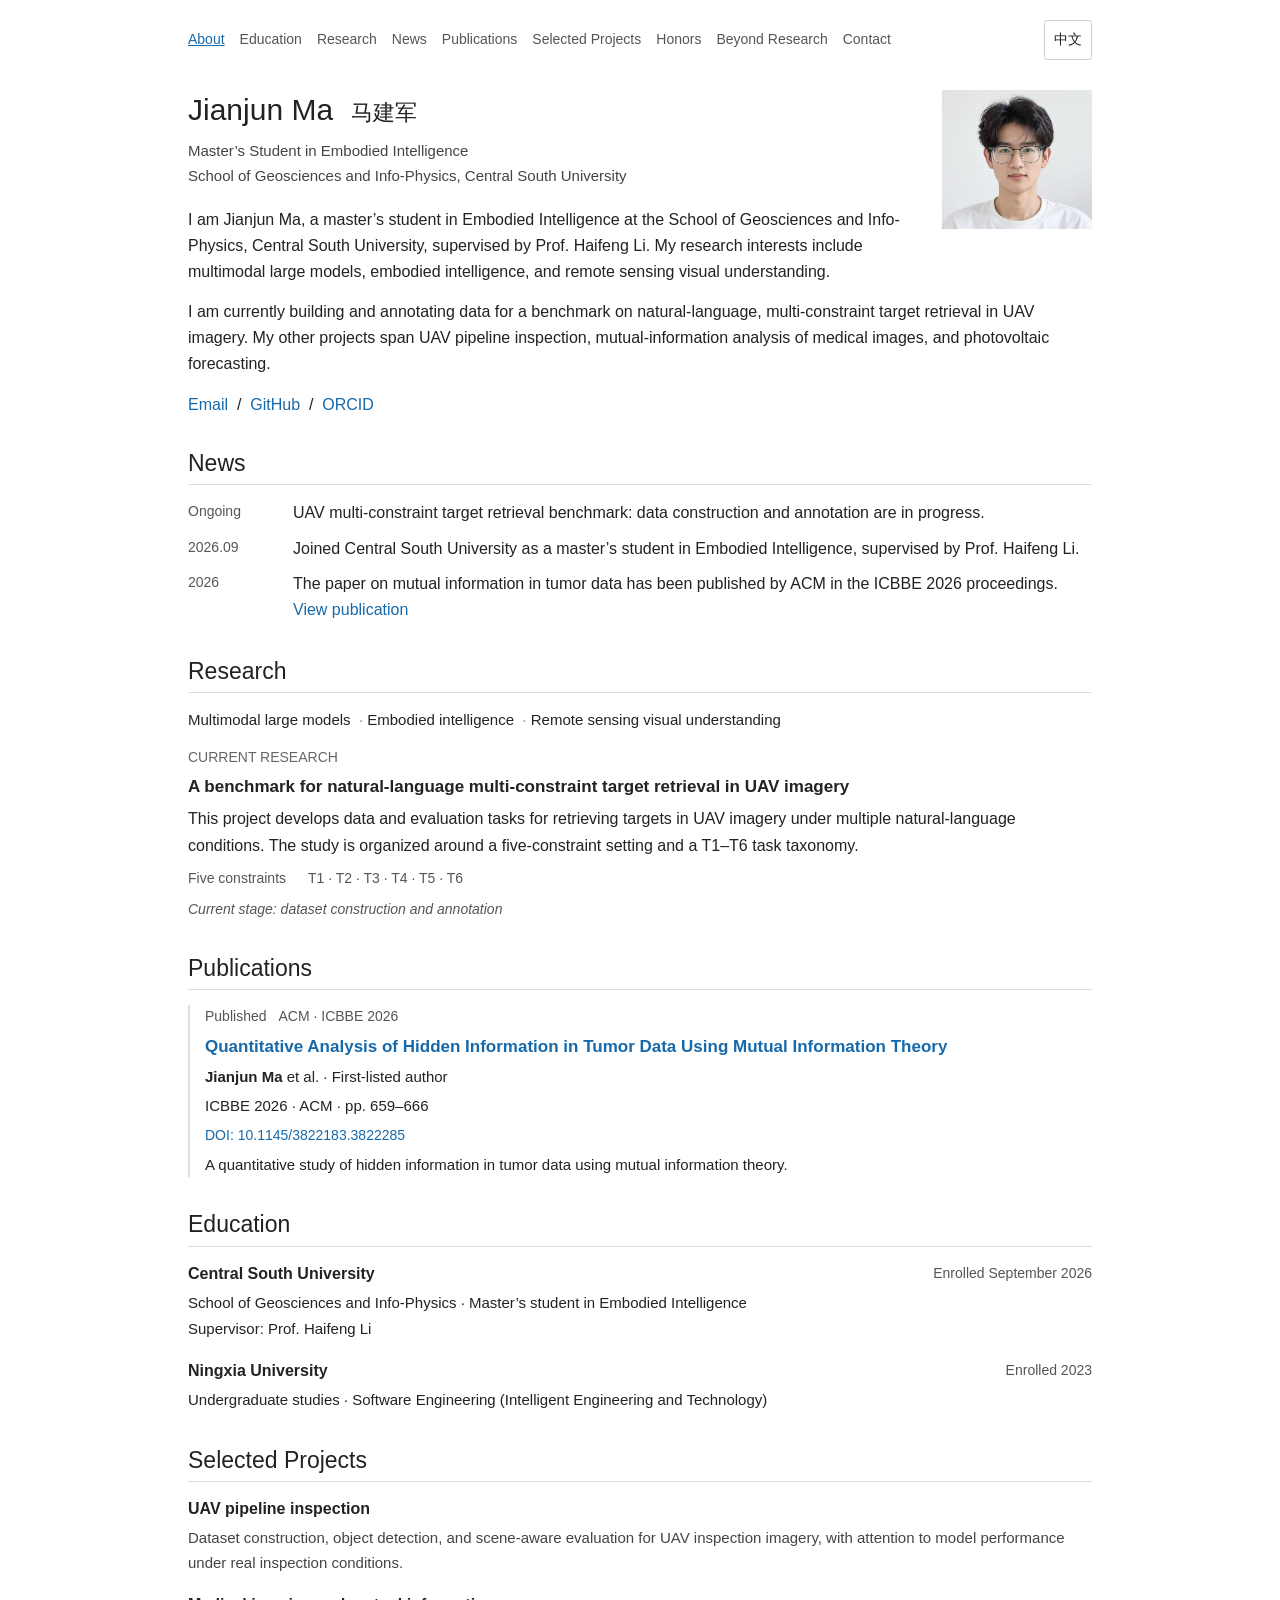
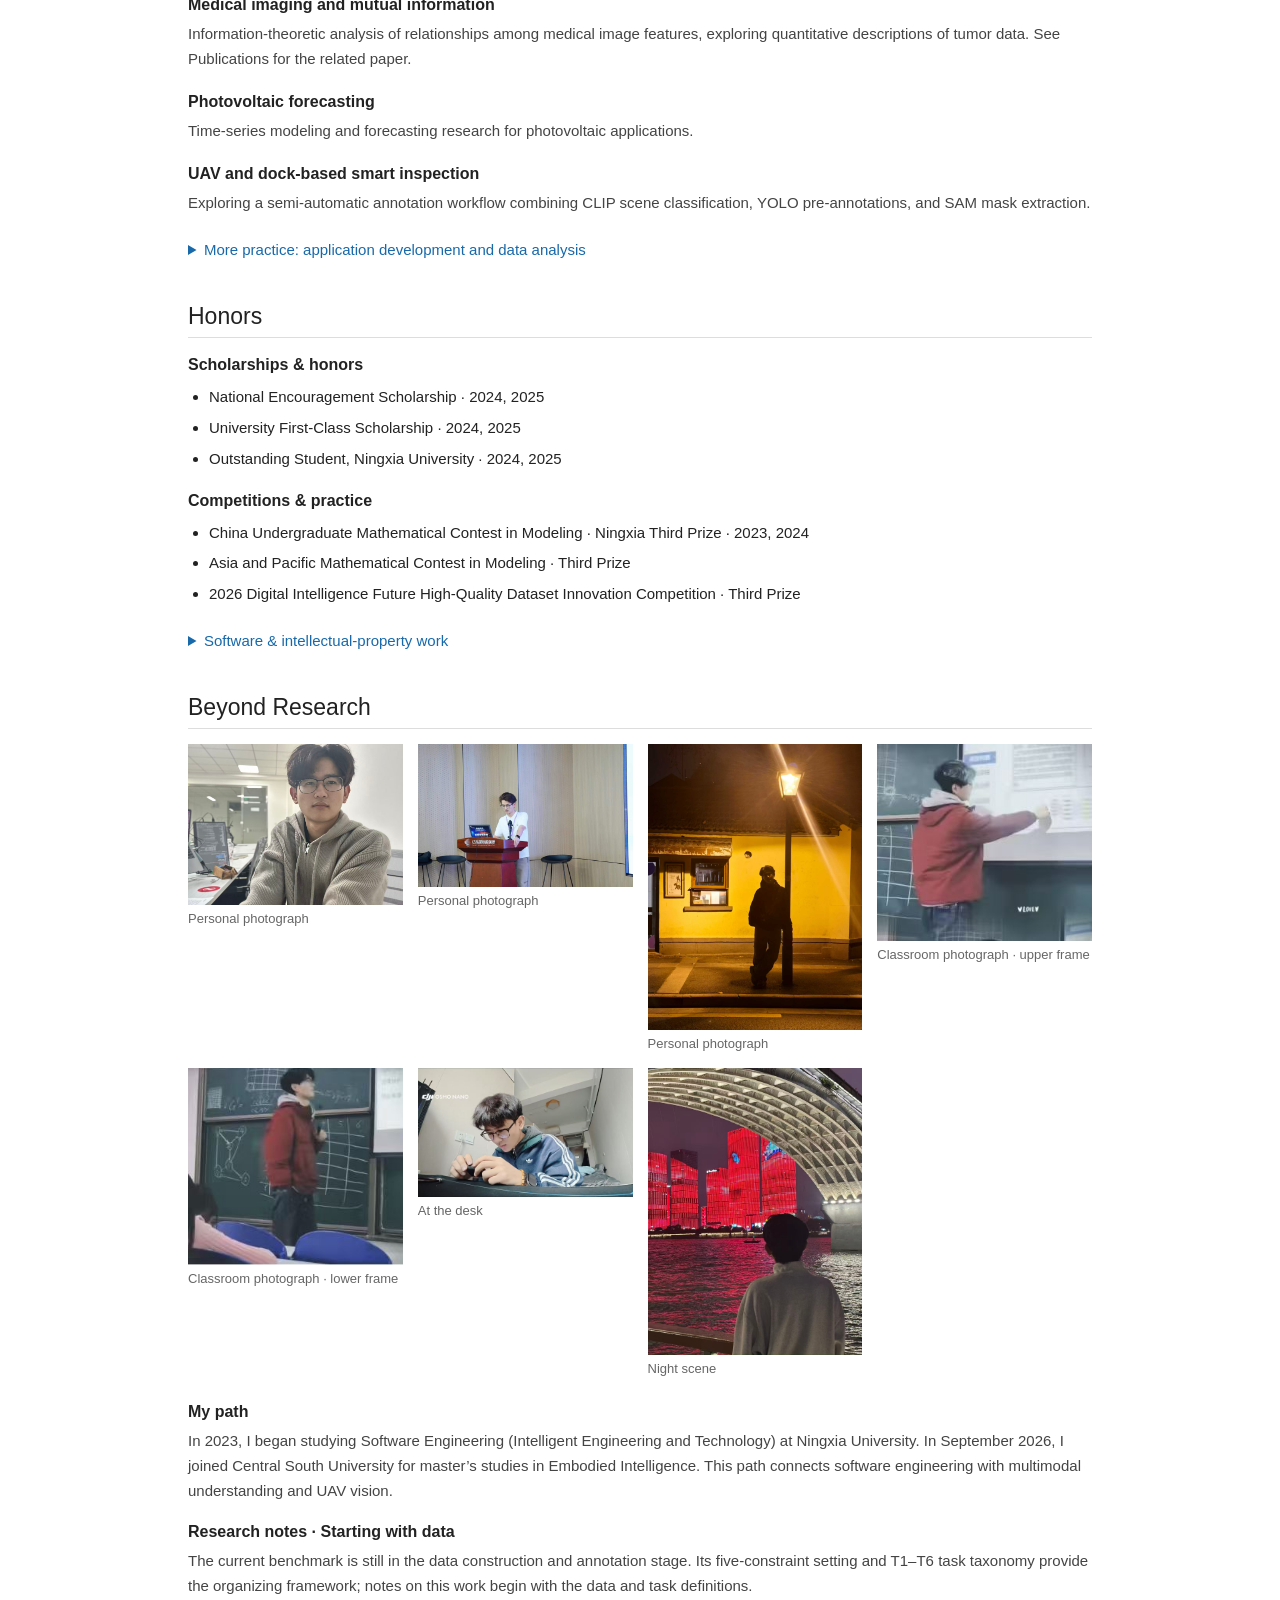
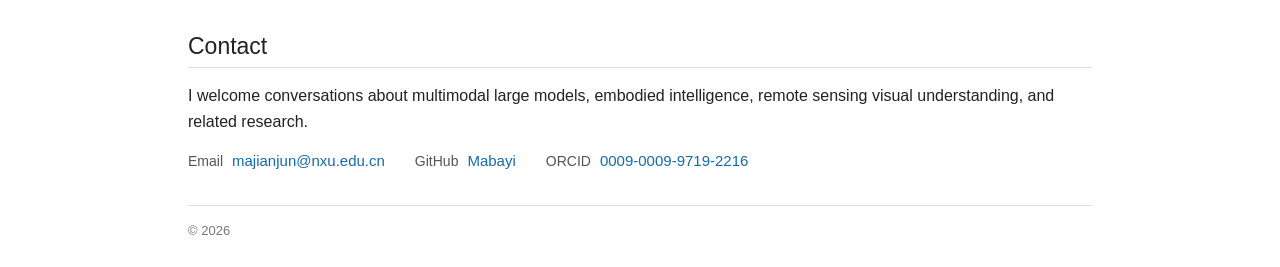
<file: index.html>
<!doctype html>
<html lang="en" data-language="en">
<head>
<meta charset="utf-8">
<meta name="viewport" content="width=device-width, initial-scale=1">
<meta name="theme-color" content="#ffffff">
<title>Jianjun Ma · Embodied Intelligence & Multimodal Research</title>
<meta name="description" content="Jianjun Ma, master’s student in Embodied Intelligence at Central South University. Multimodal learning, embodied intelligence, and remote sensing visual understanding.">
<meta name="author" content="Jianjun Ma">
<meta property="og:type" content="profile">
<meta property="og:title" content="Jianjun Ma | Central South University">
<meta property="og:description" content="Jianjun Ma, master’s student in Embodied Intelligence at Central South University. Multimodal learning, embodied intelligence, and remote sensing visual understanding.">
<meta property="og:locale" content="en_US">
<meta property="og:locale:alternate" content="zh_CN">
<meta name="twitter:card" content="summary">
<link rel="icon" href="images/favicon.svg" type="image/svg+xml">
<link rel="stylesheet" href="css/style.css?v=3">
<script src="js/script.js?v=3" defer>
</script>
<script type="application/ld+json">{"@context":"https://schema.org","@type":"Person","name":"Jianjun Ma","alternateName":"马建军","jobTitle":"Master’s Student in Embodied Intelligence","affiliation":{"@type":"CollegeOrUniversity","name":"Central South University"},"email":"majianjun@nxu.edu.cn","sameAs":["https://github.com/Mabayi","https://orcid.org/0009-0009-9719-2216"],"knowsAbout":["Multimodal large models","Embodied intelligence","Remote sensing visual understanding"]}</script>
<link rel="canonical" href="https://mabayi.github.io/MAbayi-portfolio/">
<meta property="og:url" content="https://mabayi.github.io/MAbayi-portfolio/">
<meta property="og:image" content="https://mabayi.github.io/MAbayi-portfolio/images/7fc79680082b0d58936fd4614faa908e.jpg">
</head>
<body>
<a class="skip" href="#main">
<span lang="zh-CN">跳至正文</span>
<span lang="en">Skip to content</span>
</a>
<header class="mobile-header">
<a href="#about">Jianjun Ma</a>
<button id="menu-toggle" aria-expanded="false" aria-controls="sidebar">
<span lang="zh-CN">目录</span>
<span lang="en">Menu</span>
</button>
</header>
<header class="sidebar" id="sidebar">

<nav aria-label="Main navigation" data-label-zh="主导航" data-label-en="Main navigation">
<a href="#about">
<span lang="zh-CN">关于我</span>
<span lang="en">About</span>
</a>
<a href="#education">
<span lang="zh-CN">教育背景</span>
<span lang="en">Education</span>
</a>
<a href="#research">
<span lang="zh-CN">研究方向</span>
<span lang="en">Research</span>
</a>
<a href="#news">
<span lang="zh-CN">近况</span>
<span lang="en">News</span>
</a>
<a href="#publications">
<span lang="zh-CN">学术论文</span>
<span lang="en">Publications</span>
</a>
<a href="#projects">
<span lang="zh-CN">精选项目</span>
<span lang="en">Selected Projects</span>
</a>
<a href="#honors">
<span lang="zh-CN">荣誉与成果</span>
<span lang="en">Honors</span>
</a>
<a href="#beyond">
<span lang="zh-CN">研究之外</span>
<span lang="en">Beyond Research</span>
</a>
<a href="#contact">
<span lang="zh-CN">联系</span>
<span lang="en">Contact</span>
</a>
</nav>
<button id="language-toggle" class="language-toggle" type="button" aria-label="切换为中文">EN / 中文</button>
</header>
<main id="main">
<section id="about" class="profile" aria-labelledby="about-title">
<img class="profile-photo" src="images/一寸照.jpg" alt="Jianjun Ma" width="150" height="195" fetchpriority="high">
<h1 id="about-title">Jianjun Ma <span class="name-zh">马建军</span>
</h1>
<p class="position">
<span lang="zh-CN">具身智能专业硕士研究生</span>
<span lang="en">Master’s Student in Embodied Intelligence</span>
<br>
<span lang="zh-CN">中南大学 · 地球科学与信息物理学院</span>
<span lang="en">School of Geosciences and Info-Physics, Central South University</span>
</p>
<p>
<span lang="zh-CN">我是马建军，目前在中南大学地球科学与信息物理学院攻读具身智能专业硕士，导师为李海峰教授。我的研究兴趣包括多模态大模型、具身智能与遥感视觉理解。</span>
<span lang="en">I am Jianjun Ma, a master’s student in Embodied Intelligence at the School of Geosciences and Info-Physics, Central South University, supervised by Prof. Haifeng Li. My research interests include multimodal large models, embodied intelligence, and remote sensing visual understanding.</span>
</p>
<p>
<span lang="zh-CN">当前，我正在开展无人机自然语言多约束目标检索 Benchmark 的数据构建与标注工作。此前的项目涉及无人机管网巡检、医学影像互信息分析与光伏预测。</span>
<span lang="en">I am currently building and annotating data for a benchmark on natural-language, multi-constraint target retrieval in UAV imagery. My other projects span UAV pipeline inspection, mutual-information analysis of medical images, and photovoltaic forecasting.</span>
</p>
<p class="academic-links">
<a href="mailto:majianjun@nxu.edu.cn">
<span lang="zh-CN">邮箱</span>
<span lang="en">Email</span>
</a> &nbsp;/&nbsp; <a href="https://github.com/Mabayi">GitHub</a> &nbsp;/&nbsp; <a href="https://orcid.org/0009-0009-9719-2216">ORCID</a>
</p>
</section>
<section id="news" aria-labelledby="news-title">
<div class="section-heading">
<h2 id="news-title">
<span lang="zh-CN">近况</span>
<span lang="en">News</span>
</h2>
<span class="rule" aria-hidden="true">
</span>
</div>
<ul class="news-list">
<li>
<span class="date">
<span lang="zh-CN">进行中</span>
<span lang="en">Ongoing</span>
</span>
<span>
<span lang="zh-CN">无人机多约束目标检索 Benchmark：推进数据构建与标注。</span>
<span lang="en">UAV multi-constraint target retrieval benchmark: data construction and annotation are in progress.</span>
</span>
</li>
<li>
<time datetime="2026-09">2026.09</time>
<span>
<span lang="zh-CN">进入中南大学，攻读具身智能专业硕士，导师为李海峰教授。</span>
<span lang="en">Joined Central South University as a master’s student in Embodied Intelligence, supervised by Prof. Haifeng Li.</span>
</span>
</li>
<li>
<time datetime="2026">2026</time>
<span>
<span lang="zh-CN">肿瘤数据互信息研究论文已由 ACM 正式发表，收录于 ICBBE 2026 会议论文集。</span>
<span lang="en">The paper on mutual information in tumor data has been published by ACM in the ICBBE 2026 proceedings.</span> <a href="#publications">
<span lang="zh-CN">查看论文</span>
<span lang="en">View publication</span>
</a>
</span>
</li>
</ul>
</section>
<section id="research" aria-labelledby="research-title">
<div class="section-heading">
<h2 id="research-title">
<span lang="zh-CN">研究方向</span>
<span lang="en">Research</span>
</h2>
<span class="rule" aria-hidden="true">
</span>
</div>
<div class="research-topics">
<span>
<span lang="zh-CN">多模态大模型</span>
<span lang="en">Multimodal large models</span>
</span>
<span>
<span lang="zh-CN">具身智能</span>
<span lang="en">Embodied intelligence</span>
</span>
<span>
<span lang="zh-CN">遥感视觉理解</span>
<span lang="en">Remote sensing visual understanding</span>
</span>
</div>
<article class="feature">
<div class="eyebrow">
<span lang="zh-CN">当前研究</span>
<span lang="en">CURRENT RESEARCH</span>
</div>
<h3>
<span lang="zh-CN">无人机自然语言多约束目标检索 Benchmark</span>
<span lang="en">A benchmark for natural-language multi-constraint target retrieval in UAV imagery</span>
</h3>
<p>
<span lang="zh-CN">围绕自然语言查询中的多重条件，构建无人机影像目标检索数据与评测任务。研究组织采用五约束设定与 T1–T6 任务体系。</span>
<span lang="en">This project develops data and evaluation tasks for retrieving targets in UAV imagery under multiple natural-language conditions. The study is organized around a five-constraint setting and a T1–T6 task taxonomy.</span>
</p>
<div class="benchmark-line">
<span>
<span lang="zh-CN">五约束</span>
<span lang="en">Five constraints</span>
</span>
<span>T1 · T2 · T3 · T4 · T5 · T6</span>
</div>
<p class="status">
<span lang="zh-CN">当前阶段：数据构建与标注</span>
<span lang="en">Current stage: dataset construction and annotation</span>
</p>
</article>
</section>
<section id="publications" aria-labelledby="publications-title">
<div class="section-heading">
<h2 id="publications-title">
<span lang="zh-CN">学术论文</span>
<span lang="en">Publications</span>
</h2>
<span class="rule" aria-hidden="true">
</span>
</div>
<article class="publication">
<div class="publication-top">
<span class="tag">
<span lang="zh-CN">正式发表</span>
<span lang="en">Published</span>
</span>
<span>ACM · ICBBE 2026</span>
</div>
<h3 lang="en">
<a href="https://doi.org/10.1145/3822183.3822285">Quantitative Analysis of Hidden Information in Tumor Data Using Mutual Information Theory</a>
</h3>
<p>
<span lang="zh-CN">
<strong>Jianjun Ma</strong> 等 · 第一署名作者</span>
<span lang="en">
<strong>Jianjun Ma</strong> et al. · First-listed author</span>
</p>
<p>ICBBE 2026 · ACM · <span lang="zh-CN">第 659–666 页</span>
<span lang="en">pp. 659–666</span>
</p>
<a class="doi" href="https://doi.org/10.1145/3822183.3822285">DOI: 10.1145/3822183.3822285</a>
<p>
<span lang="zh-CN">运用互信息理论对肿瘤数据中的隐含信息进行定量分析。</span>
<span lang="en">A quantitative study of hidden information in tumor data using mutual information theory.</span>
</p>
</article>
</section>
<section id="education" aria-labelledby="education-title">
<div class="section-heading">
<h2 id="education-title">
<span lang="zh-CN">教育背景</span>
<span lang="en">Education</span>
</h2>
<span class="rule" aria-hidden="true">
</span>
</div>
<div class="timeline">
<article>
<div class="date">
<span lang="zh-CN">2026 年 9 月入学</span>
<span lang="en">Enrolled September 2026</span>
</div>
<h3>
<span lang="zh-CN">中南大学</span>
<span lang="en">Central South University</span>
</h3>
<p>
<span lang="zh-CN">地球科学与信息物理学院 · 具身智能 · 硕士研究生</span>
<span lang="en">School of Geosciences and Info-Physics · Master’s student in Embodied Intelligence</span>
</p>
<p>
<span lang="zh-CN">导师：李海峰教授</span>
<span lang="en">Supervisor: Prof. Haifeng Li</span>
</p>
</article>
<article>
<div class="date">
<span lang="zh-CN">2023 年入学</span>
<span lang="en">Enrolled 2023</span>
</div>
<h3>
<span lang="zh-CN">宁夏大学</span>
<span lang="en">Ningxia University</span>
</h3>
<p>
<span lang="zh-CN">本科阶段 · 软件工程（智能工程与技术）</span>
<span lang="en">Undergraduate studies · Software Engineering (Intelligent Engineering and Technology)</span>
</p>
</article>
</div>
</section>
<section id="projects" aria-labelledby="projects-title">
<div class="section-heading">
<h2 id="projects-title">
<span lang="zh-CN">精选项目</span>
<span lang="en">Selected Projects</span>
</h2>
<span class="rule" aria-hidden="true">
</span>
</div>
<div class="project-grid">
<article class="sketch-card">
<h3>
<span lang="zh-CN">无人机管网巡检</span>
<span lang="en">UAV pipeline inspection</span>
</h3>
<p>
<span lang="zh-CN">围绕无人机巡检影像，开展数据集构建、目标检测与场景感知评估，关注实际巡检条件下的模型表现。</span>
<span lang="en">Dataset construction, object detection, and scene-aware evaluation for UAV inspection imagery, with attention to model performance under real inspection conditions.</span>
</p>
</article>
<article class="sketch-card">
<h3>
<span lang="zh-CN">医学影像与互信息</span>
<span lang="en">Medical imaging and mutual information</span>
</h3>
<p>
<span lang="zh-CN">使用信息论方法分析医学影像特征间的信息关联，探索肿瘤数据的定量描述。相关论文见学术论文栏目。</span>
<span lang="en">Information-theoretic analysis of relationships among medical image features, exploring quantitative descriptions of tumor data. See Publications for the related paper.</span>
</p>
</article>
<article class="sketch-card">
<h3>
<span lang="zh-CN">光伏预测</span>
<span lang="en">Photovoltaic forecasting</span>
</h3>
<p>
<span lang="zh-CN">面向光伏预测的时间序列建模与预测研究。</span>
<span lang="en">Time-series modeling and forecasting research for photovoltaic applications.</span>
</p>
</article>
<article class="sketch-card">
<h3>
<span lang="zh-CN">无人机与机库智慧巡检</span>
<span lang="en">UAV and dock-based smart inspection</span>
</h3>
<p>
<span lang="zh-CN">结合 CLIP 场景分选、YOLO 预标注与 SAM 掩码提取，探索半自动标注流程。</span>
<span lang="en">Exploring a semi-automatic annotation workflow combining CLIP scene classification, YOLO pre-annotations, and SAM mask extraction.</span>
</p>
</article>
</div>
<details class="more-projects">
<summary>
<span lang="zh-CN">更多实践：应用开发与数据分析</span>
<span lang="en">More practice: application development and data analysis</span>
</summary>
<div class="project-grid">
<article class="sketch-card">
<h3>
<span lang="zh-CN">英语人 APP</span>
<span lang="en">English-learning app</span>
</h3>
<p>
<span lang="zh-CN">HarmonyOS 手机与手表协同英语学习应用，结合遗忘曲线与 AI 批改。</span>
<span lang="en">A HarmonyOS English-learning application for phones and watches, combining a forgetting-curve approach with AI-assisted feedback.</span>
</p>
</article>
<article class="sketch-card">
<h3>
<span lang="zh-CN">智能图像处理工作站</span>
<span lang="en">Image-processing workstation</span>
</h3>
<p>
<span lang="zh-CN">使用 Python、PyQt5 与 OpenCV，开展图像处理和模式识别实践。</span>
<span lang="en">Image processing and pattern recognition practice using Python, PyQt5, and OpenCV.</span>
</p>
</article>
<article class="sketch-card">
<h3>
<span lang="zh-CN">家庭能源消费短期预测</span>
<span lang="en">Short-term household energy forecasting</span>
</h3>
<p>
<span lang="zh-CN">对比深度学习时间序列模型，并探索预测不确定性的量化。</span>
<span lang="en">Comparing deep-learning time-series models and exploring predictive uncertainty quantification.</span>
</p>
</article>
<article class="sketch-card">
<h3>
<span lang="zh-CN">农作物产量与产值预测</span>
<span lang="en">Crop yield and output-value forecasting</span>
</h3>
<p>
<span lang="zh-CN">基于 FAO 多源农业数据，开展缺失值处理、多模型对比与集成预测。</span>
<span lang="en">Missing-data handling, model comparisons, and ensemble forecasting using multi-source FAO agricultural data.</span>
</p>
</article>
</div>
</details>
</section>
<section id="honors" aria-labelledby="honors-title">
<div class="section-heading">
<h2 id="honors-title">
<span lang="zh-CN">荣誉与成果</span>
<span lang="en">Honors</span>
</h2>
<span class="rule" aria-hidden="true">
</span>
</div>
<div class="honors-grid">
<article>
<h3>
<span lang="zh-CN">奖学金与综合荣誉</span>
<span lang="en">Scholarships & honors</span>
</h3>
<ul>
<li>
<span lang="zh-CN">国家励志奖学金 · 2024、2025</span>
<span lang="en">National Encouragement Scholarship · 2024, 2025</span>
</li>
<li>
<span lang="zh-CN">校级一等奖学金 · 2024、2025</span>
<span lang="en">University First-Class Scholarship · 2024, 2025</span>
</li>
<li>
<span lang="zh-CN">宁夏大学三好学生 · 2024、2025</span>
<span lang="en">Outstanding Student, Ningxia University · 2024, 2025</span>
</li>
</ul>
</article>
<article>
<h3>
<span lang="zh-CN">竞赛与实践</span>
<span lang="en">Competitions & practice</span>
</h3>
<ul>
<li>
<span lang="zh-CN">全国大学生数学建模竞赛 · 宁夏赛区三等奖 · 2023、2024</span>
<span lang="en">China Undergraduate Mathematical Contest in Modeling · Ningxia Third Prize · 2023, 2024</span>
</li>
<li>
<span lang="zh-CN">亚太地区数学建模竞赛 · 三等奖</span>
<span lang="en">Asia and Pacific Mathematical Contest in Modeling · Third Prize</span>
</li>
<li>
<span lang="zh-CN">2026 数智未来高质量数据集创新大赛 · 三等奖</span>
<span lang="en">2026 Digital Intelligence Future High-Quality Dataset Innovation Competition · Third Prize</span>
</li>
</ul>
</article>
</div>
<details>
<summary>
<span lang="zh-CN">软件与知识产权相关工作</span>
<span lang="en">Software & intellectual-property work</span>
</summary>
<p>
<span lang="zh-CN">原主页记录的相关工作包括以下专利主题与软件作品；此处不作当前法律状态或授权状态声明。</span>
<span lang="en">The original portfolio records the following patent topics and software works; no claim is made here about their current legal or grant status.</span>
</p>
<ul>
<li>
<span lang="zh-CN">一种用于肺部肿瘤 CT 影像分析的人机协同平台</span>
<span lang="en">A human–machine collaborative platform for lung tumor CT image analysis</span>
</li>
<li>
<span lang="zh-CN">基于条件熵优化的医学影像特征提取与诊断方法</span>
<span lang="en">Medical image feature extraction and diagnosis based on conditional-entropy optimization</span>
</li>
<li>
<span lang="zh-CN">宁夏区域医疗 3D 数据库后台接口软件 V1.0</span>
<span lang="en">Backend API software for a regional medical 3D database in Ningxia V1.0</span>
</li>
<li>
<span lang="zh-CN">智慧旅游信息服务平台 V1.0</span>
<span lang="en">Smart tourism information service platform V1.0</span>
</li>
<li>
<span lang="zh-CN">基于 Flask 的医疗患者信息管理系统</span>
<span lang="en">Flask-based medical patient information management system</span>
</li>
</ul>
</details>
</section>
<section id="beyond" aria-labelledby="beyond-title">
<div class="section-heading">
<h2 id="beyond-title">
<span lang="zh-CN">研究之外</span>
<span lang="en">Beyond Research</span>
</h2>
<span class="rule" aria-hidden="true">
</span>
</div>

<div class="gallery">
<figure class="polaroid">
<a class="zoom" href="images/7fc79680082b0d58936fd4614faa908e.jpg" data-zh="生活照片" data-en="Personal photograph" data-ratio="1.33359375" data-offset="0" aria-label="Enlarge: Personal photograph" style="--ratio:1.33359375;--offset:-0%">
<img src="images/7fc79680082b0d58936fd4614faa908e.jpg" alt="Personal photograph" data-alt-zh="生活照片" data-alt-en="Personal photograph" loading="lazy" decoding="async">
</a>
<figcaption>
<span lang="zh-CN">生活照片</span>
<span lang="en">Personal photograph</span>
</figcaption>
</figure>
<figure class="polaroid">
<a class="zoom" href="images/479afedb9aed02313826bb893a2739f5.jpg" data-zh="生活照片" data-en="Personal photograph" data-ratio="1.5" data-offset="0" aria-label="Enlarge: Personal photograph" style="--ratio:1.5;--offset:-0%">
<img src="images/479afedb9aed02313826bb893a2739f5.jpg" alt="Personal photograph" data-alt-zh="生活照片" data-alt-en="Personal photograph" loading="lazy" decoding="async">
</a>
<figcaption>
<span lang="zh-CN">生活照片</span>
<span lang="en">Personal photograph</span>
</figcaption>
</figure>
<figure class="polaroid">
<a class="zoom" href="images/3ba65ce8b79786070e2683bd6b247a39.jpg" data-zh="生活照片" data-en="Personal photograph" data-ratio="0.75" data-offset="0" aria-label="Enlarge: Personal photograph" style="--ratio:0.75;--offset:-0%">
<img src="images/3ba65ce8b79786070e2683bd6b247a39.jpg" alt="Personal photograph" data-alt-zh="生活照片" data-alt-en="Personal photograph" loading="lazy" decoding="async">
</a>
<figcaption>
<span lang="zh-CN">生活照片</span>
<span lang="en">Personal photograph</span>
</figcaption>
</figure>
<figure class="polaroid">
<a class="zoom" href="images/life-classroom-original.jpg" data-zh="课堂照片 · 上半幅" data-en="Classroom photograph · upper frame" data-ratio="1.0909090909090908" data-offset="0" aria-label="Enlarge: Classroom photograph · upper frame" style="--ratio:1.0909090909090908;--offset:-0%">
<img src="images/life-classroom-original.jpg" alt="Classroom photograph · upper frame" data-alt-zh="课堂照片 · 上半幅" data-alt-en="Classroom photograph · upper frame" loading="lazy" decoding="async">
</a>
<figcaption>
<span lang="zh-CN">课堂照片 · 上半幅</span>
<span lang="en">Classroom photograph · upper frame</span>
</figcaption>
</figure>
<figure class="polaroid">
<a class="zoom" href="images/life-classroom-original.jpg" data-zh="课堂照片 · 下半幅" data-en="Classroom photograph · lower frame" data-ratio="1.0909090909090908" data-offset="50" aria-label="Enlarge: Classroom photograph · lower frame" style="--ratio:1.0909090909090908;--offset:-50%">
<img src="images/life-classroom-original.jpg" alt="Classroom photograph · lower frame" data-alt-zh="课堂照片 · 下半幅" data-alt-en="Classroom photograph · lower frame" loading="lazy" decoding="async">
</a>
<figcaption>
<span lang="zh-CN">课堂照片 · 下半幅</span>
<span lang="en">Classroom photograph · lower frame</span>
</figcaption>
</figure>
<figure class="polaroid">
<a class="zoom" href="images/life-desk-original.jpg" data-zh="桌前照片" data-en="At the desk" data-ratio="1.6676096181046676" data-offset="36.15023474178404" aria-label="Enlarge: At the desk" style="--ratio:1.6676096181046676;--offset:-36.15023474178404%">
<img src="images/life-desk-original.jpg" alt="At the desk" data-alt-zh="桌前照片" data-alt-en="At the desk" loading="lazy" decoding="async">
</a>
<figcaption>
<span lang="zh-CN">桌前照片</span>
<span lang="en">At the desk</span>
</figcaption>
</figure>
<figure class="polaroid">
<a class="zoom" href="images/life-night.jpg" data-zh="夜景照片" data-en="Night scene" data-ratio="0.7498535442296427" data-offset="0" aria-label="Enlarge: Night scene" style="--ratio:0.7498535442296427;--offset:-0%">
<img src="images/life-night.jpg" alt="Night scene" data-alt-zh="夜景照片" data-alt-en="Night scene" loading="lazy" decoding="async">
</a>
<figcaption>
<span lang="zh-CN">夜景照片</span>
<span lang="en">Night scene</span>
</figcaption>
</figure>
</div>
<div class="notes-grid">
<article>
<h3>
<span lang="zh-CN">成长经历</span>
<span lang="en">My path</span>
</h3>
<p>
<span lang="zh-CN">2023 年，我进入宁夏大学学习软件工程（智能工程与技术）。2026 年 9 月，我进入中南大学攻读具身智能专业硕士。从软件工程到具身智能，研究主题逐渐延伸至多模态理解与无人机视觉。</span>
<span lang="en">In 2023, I began studying Software Engineering (Intelligent Engineering and Technology) at Ningxia University. In September 2026, I joined Central South University for master’s studies in Embodied Intelligence. This path connects software engineering with multimodal understanding and UAV vision.</span>
</p>
</article>
<article>
<h3>
<span lang="zh-CN">科研随笔 · 从数据开始</span>
<span lang="en">Research notes · Starting with data</span>
</h3>
<p>
<span lang="zh-CN">当前的 Benchmark 工作仍处于数据构建与标注阶段。五约束设定与 T1–T6 任务体系构成了这项研究的组织框架；关于它的记录，也从数据与任务定义开始。</span>
<span lang="en">The current benchmark is still in the data construction and annotation stage. Its five-constraint setting and T1–T6 task taxonomy provide the organizing framework; notes on this work begin with the data and task definitions.</span>
</p>
</article>
</div>
</section>
<section id="contact" aria-labelledby="contact-title">
<div class="section-heading">
<h2 id="contact-title">
<span lang="zh-CN">联系</span>
<span lang="en">Contact</span>
</h2>
<span class="rule" aria-hidden="true">
</span>
</div>
<p>
<span lang="zh-CN">欢迎就多模态大模型、具身智能、遥感视觉理解及相关研究交流。</span>
<span lang="en">I welcome conversations about multimodal large models, embodied intelligence, remote sensing visual understanding, and related research.</span>
</p>
<div class="contact-links">
<a href="mailto:majianjun@nxu.edu.cn">
<span>Email</span>
<strong>majianjun@nxu.edu.cn</strong>
</a>
<a href="https://github.com/Mabayi">
<span>GitHub</span>
<strong>Mabayi</strong>
</a>
<a href="https://orcid.org/0009-0009-9719-2216">
<span>ORCID</span>
<strong>0009-0009-9719-2216</strong>
</a>
</div>
</section>
<footer>© 2026 <span lang="zh-CN">马建军</span>
<span lang="en">Jianjun Ma</span> <span>
<span lang="zh-CN">持续学习，认真记录。</span>
<span lang="en">Keep learning. Keep a record.</span>
</span>
</footer>
</main>
<dialog id="lightbox" aria-label="Photo viewer" data-label-zh="照片查看器" data-label-en="Photo viewer">
<button id="close-photo" autofocus>
<span lang="zh-CN">关闭</span>
<span lang="en">Close</span> <span aria-hidden="true">×</span>
</button>
<div id="large-frame">
<img id="large-photo" alt="">
</div>
<p id="photo-caption">
</p>
<div class="photo-controls">
<button id="previous-photo">
<span lang="zh-CN">上一张</span>
<span lang="en">Previous</span>
</button>
<button id="next-photo">
<span lang="zh-CN">下一张</span>
<span lang="en">Next</span>
</button>
</div>
</dialog>
</body>
</html>
</file>
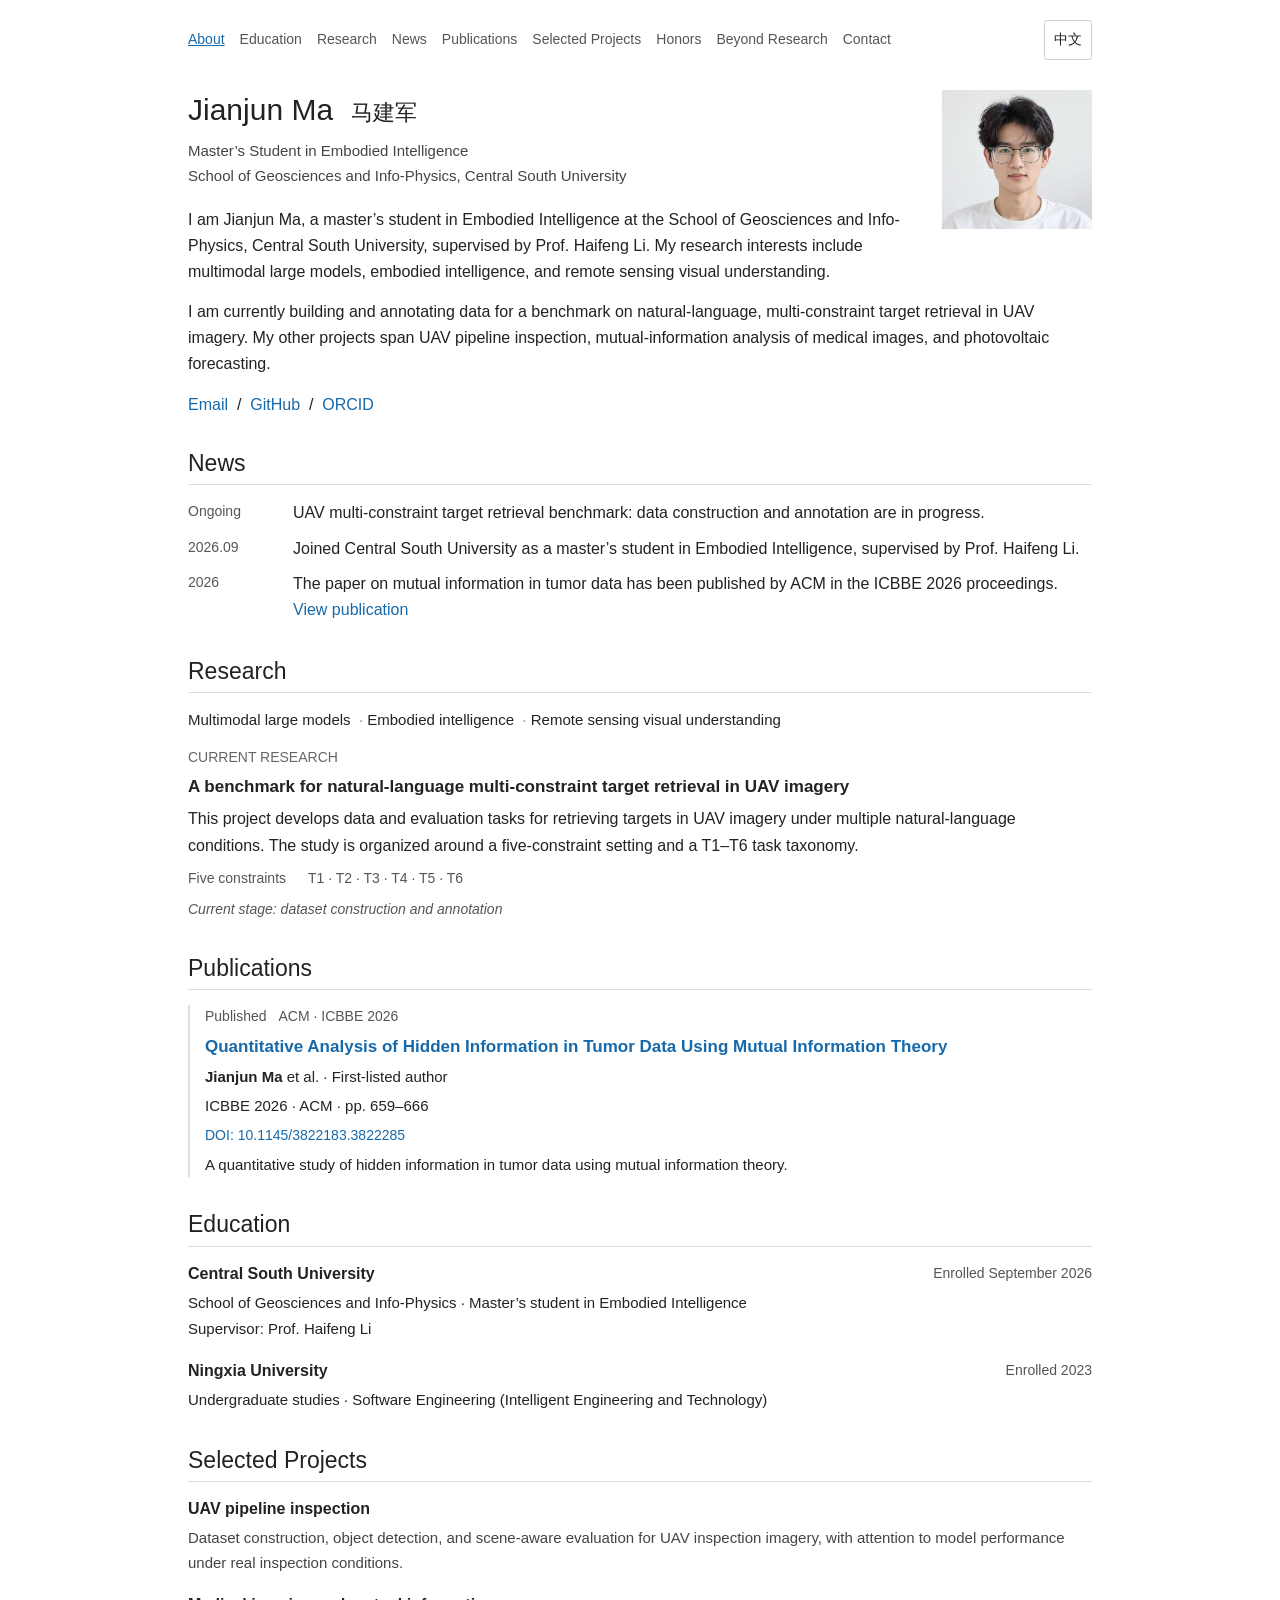
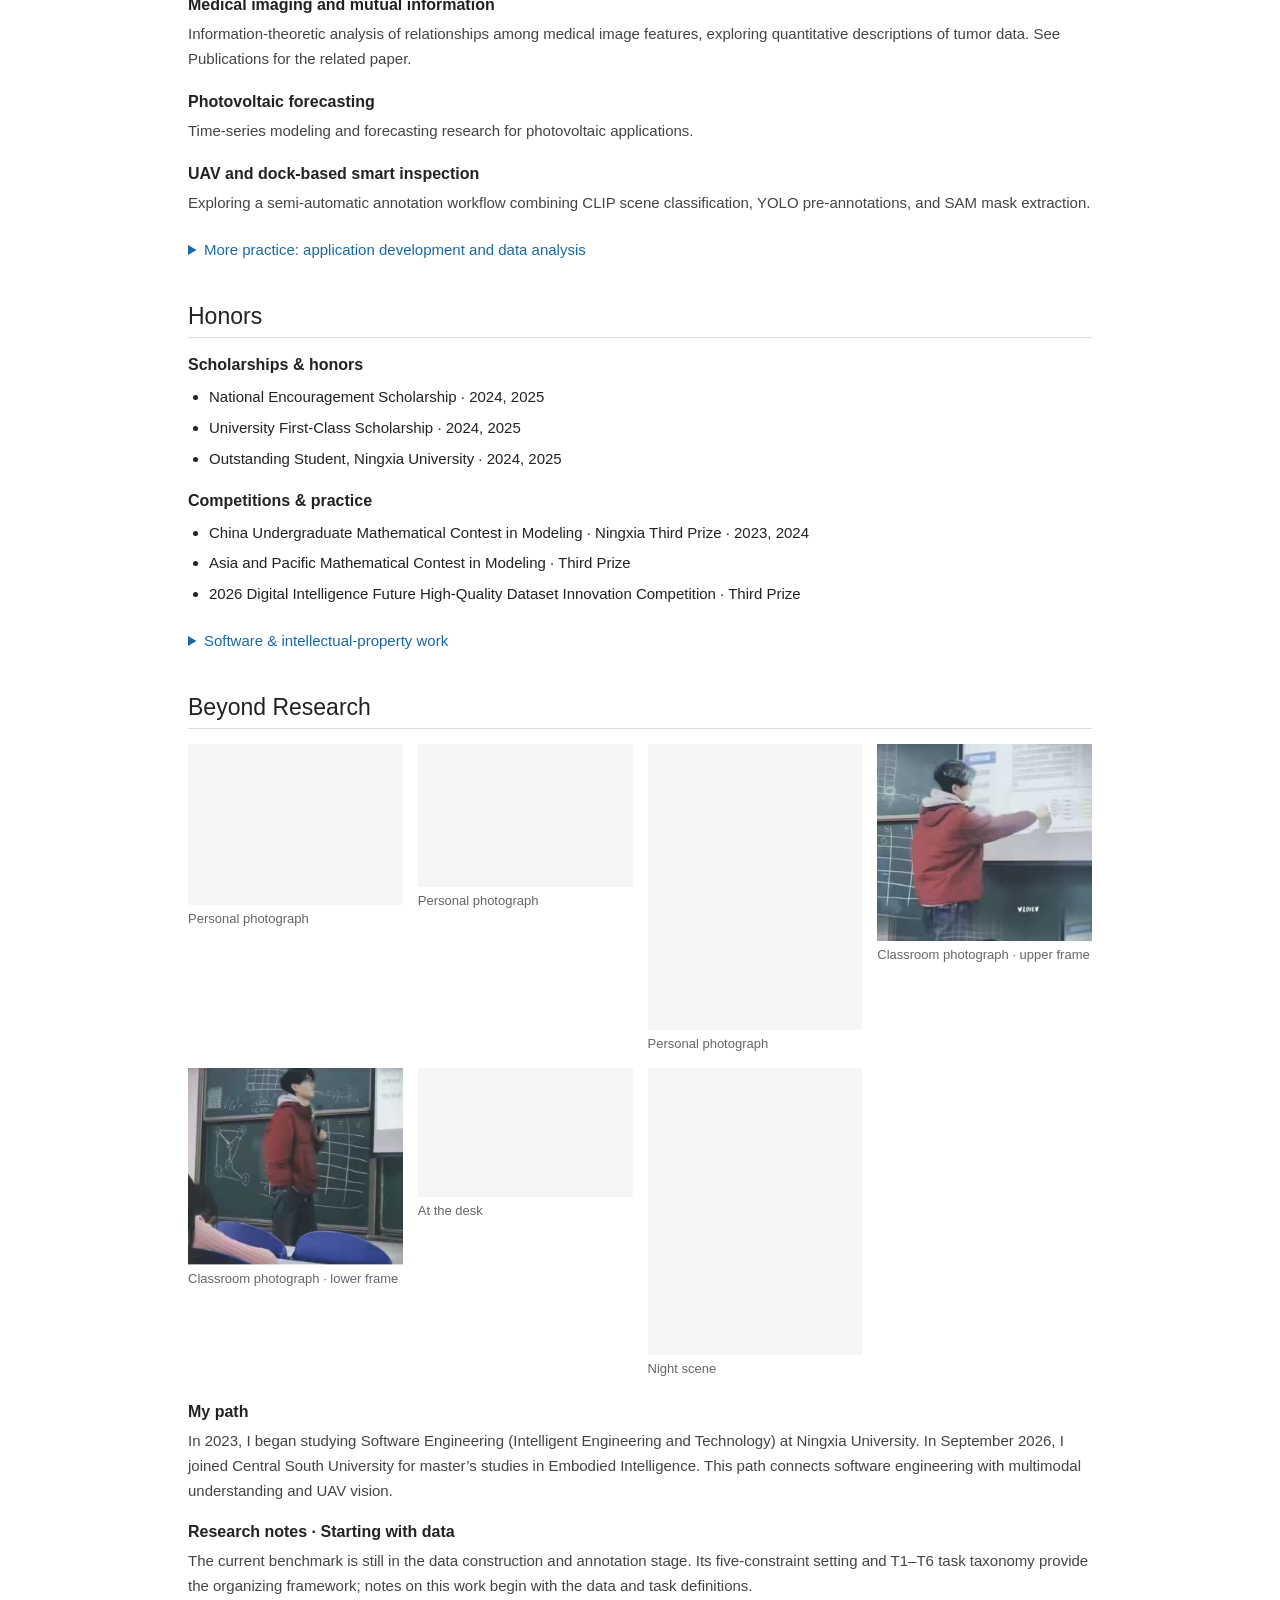
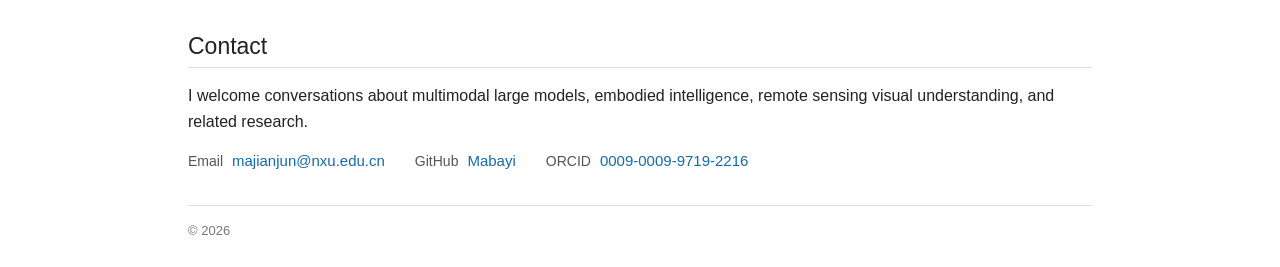
<file: test.html>
<!doctype html><html lang="en"><head><meta charset="utf-8"><meta name="robots" content="noindex"><meta http-equiv="refresh" content="0;url=index.html"><title>Portfolio preview</title></head><body><a href="index.html">马建军 Jianjun Ma · Portfolio</a></body></html>
</file>
<file: css/style.css>
:root{--ink:#222;--muted:#555;--accent:#1769aa;--line:#ddd;color-scheme:light}*{box-sizing:border-box}html{scroll-behavior:smooth;scroll-padding-top:20px}body{margin:0;background:white;color:var(--ink);font:16px/1.65 Arial,'Helvetica Neue','Microsoft YaHei',sans-serif}html[data-language=zh] [lang=en],html[data-language=en] [lang=zh-CN]{display:none}html[data-language=zh] h3[lang=en]{display:block}a{color:var(--accent);text-decoration:none}a:hover{text-decoration:underline}button{font:inherit;cursor:pointer;color:var(--ink);min-height:40px}button:focus-visible,a:focus-visible,summary:focus-visible{outline:2px solid var(--accent);outline-offset:4px}p{margin:0 0 13px}h1{font-size:30px;line-height:1.3;font-weight:500;margin:0 0 10px}h2{font-size:23px;font-weight:500;line-height:1.35;margin:0}h3{font-size:16px;line-height:1.5;margin:0 0 5px;font-weight:600}ul{padding-left:21px;margin-top:8px}li{margin-bottom:6px}img{max-width:100%}.skip{position:fixed;top:-100px;left:10px;padding:10px;background:#222;color:white;z-index:100}.skip:focus{top:10px}.sidebar{max-width:960px;margin:20px auto 30px;padding:0 28px;display:flex;gap:16px;align-items:center;border:0;background:white}nav{display:flex;flex-wrap:wrap;gap:6px 15px;flex:1}nav a{font-size:14px;color:#555}nav a[aria-current]{color:var(--accent);text-decoration:underline}.language-toggle{font-size:14px;border:1px solid #ccc;border-radius:3px;background:white;padding:2px 9px;white-space:nowrap}.mobile-header{display:none}main{max-width:960px;margin:auto;padding:0 28px}section{margin:0 0 32px;scroll-margin-top:20px}.section-heading{border-bottom:1px solid #ddd;padding-bottom:5px;margin:0 0 15px}.rule{display:none}.profile{display:flow-root;margin-bottom:30px}.profile-photo{float:right;width:150px;height:auto;margin:0 0 18px 34px}.profile h1{margin-top:0}.name-zh{font-size:22px;font-weight:400;margin-left:10px}.position{color:#444;font-size:15px;margin-bottom:18px}.academic-links{margin:14px 0 0}.profile>p:not(.position):not(.academic-links){text-align:left}.news-list{list-style:none;margin:0;padding:0}.news-list li{display:grid;grid-template-columns:92px 1fr;gap:13px;margin-bottom:9px}.date,time{font-size:14px;color:#555;font-variant-numeric:tabular-nums}.research-topics{display:flex;flex-wrap:wrap;gap:0;margin-bottom:13px;font-size:15px}.research-topics>span:not(:last-child):after{content:' · ';white-space:pre;color:#888}.feature{padding:0;background:none;border:0}.eyebrow{font-size:14px;color:#666;margin-bottom:5px}.feature h3{font-size:17px;margin-bottom:7px}.feature p{margin-bottom:8px}.benchmark-line{display:flex;flex-wrap:wrap;gap:22px;font-size:14px;color:#555;margin:8px 0}.status{font-size:14px;font-style:italic;color:#555}.publication{padding:0 0 0 15px;border-left:2px solid #ddd}.publication-top{display:flex;gap:12px;flex-wrap:wrap;font-size:14px;color:#555;margin-bottom:6px}.tag{color:#555}.publication h3{font-size:17px}.publication p{margin:4px 0;font-size:15px}.doi{font-size:14px}.timeline{display:block}.timeline article{margin:0 0 17px;padding:0}.timeline article:last-child{margin-bottom:0}.timeline .date{float:right;margin-left:20px}.timeline p{font-size:15px;margin:2px 0}.project-grid{display:block}.sketch-card{margin-bottom:18px;padding:0}.sketch-card p{margin:0;color:#444;font-size:15px}details{margin-top:16px}summary{cursor:pointer;color:var(--accent);font-size:15px;padding:5px 0;min-height:36px}details[open]>summary{margin-bottom:10px}.honors-grid{display:block}.honors-grid article{margin-bottom:17px}.honors-grid h3{font-size:16px}.honors-grid ul{font-size:15px;margin-bottom:0}.gallery{display:grid;grid-template-columns:repeat(4,minmax(0,1fr));gap:15px;margin:0 0 22px;align-items:start}.polaroid{margin:0;padding:0;border:0;background:none}.zoom{display:block;width:100%;aspect-ratio:var(--ratio);overflow:hidden;cursor:zoom-in;position:relative;background:#f5f5f5}.zoom img{display:block;max-width:none;width:100%;height:auto;transform:translateY(var(--offset))}.polaroid figcaption{font-size:13px;line-height:1.4;color:#666;margin-top:5px}.notes-grid{display:block}.notes-grid article{margin-bottom:17px}.notes-grid p{font-size:15px;color:#444}.contact-links{display:flex;flex-wrap:wrap;gap:10px 30px}.contact-links a{display:flex;gap:9px;align-items:baseline}.contact-links span{color:#555;font-size:14px}.contact-links strong{font-size:15px;font-weight:400}footer{border-top:1px solid #ddd;padding:14px 0 25px;font-size:13px;color:#777;display:flex;justify-content:space-between;gap:10px}footer>span{display:none}dialog{background:white;border:0;border-radius:4px;padding:12px;max-width:95vw;max-height:95dvh;color:#222}dialog::backdrop{background:#000d}dialog[open]{display:flex;flex-direction:column;align-items:center;gap:9px}#large-frame{width:min(82vw,calc(65vh * var(--ratio)));aspect-ratio:var(--ratio);overflow:hidden;flex-shrink:0}#large-photo{display:block;width:100%;height:auto;max-width:none;transform:translateY(var(--offset))}#close-photo{align-self:flex-end}dialog button{background:white;border:1px solid #bbb;border-radius:3px;padding:3px 12px}dialog p{font-size:14px;margin:0}.photo-controls{display:flex;gap:12px}body:has(dialog[open]){overflow:hidden}
@media(max-width:800px){.sidebar{margin:15px auto 24px;padding:0 20px;gap:12px;align-items:start}nav{gap:5px 12px}nav a{font-size:13px}main{padding:0 20px}.profile-photo{width:130px;margin-left:23px}.profile h1{font-size:28px}.name-zh{font-size:20px}.gallery{grid-template-columns:repeat(3,minmax(0,1fr));gap:12px}.contact-links{display:block}.contact-links a{margin-bottom:6px}}
@media(max-width:520px){body{font-size:15px}.sidebar{padding:0 18px;margin-bottom:22px}main{padding:0 18px}.profile-photo{width:95px;margin-left:17px;margin-bottom:13px}.profile h1{font-size:25px}.name-zh{display:block;font-size:18px;margin:5px 0 0}.position{font-size:14px}.profile>p:not(.position){clear:both}.news-list li{grid-template-columns:74px 1fr;gap:9px}.timeline .date{float:none;margin:0 0 3px}.gallery{grid-template-columns:repeat(2,minmax(0,1fr));gap:12px}h2{font-size:21px}.publication{padding-left:11px}.publication h3{font-size:16px}}
@media(prefers-reduced-motion:reduce){html{scroll-behavior:auto}}
</file>
